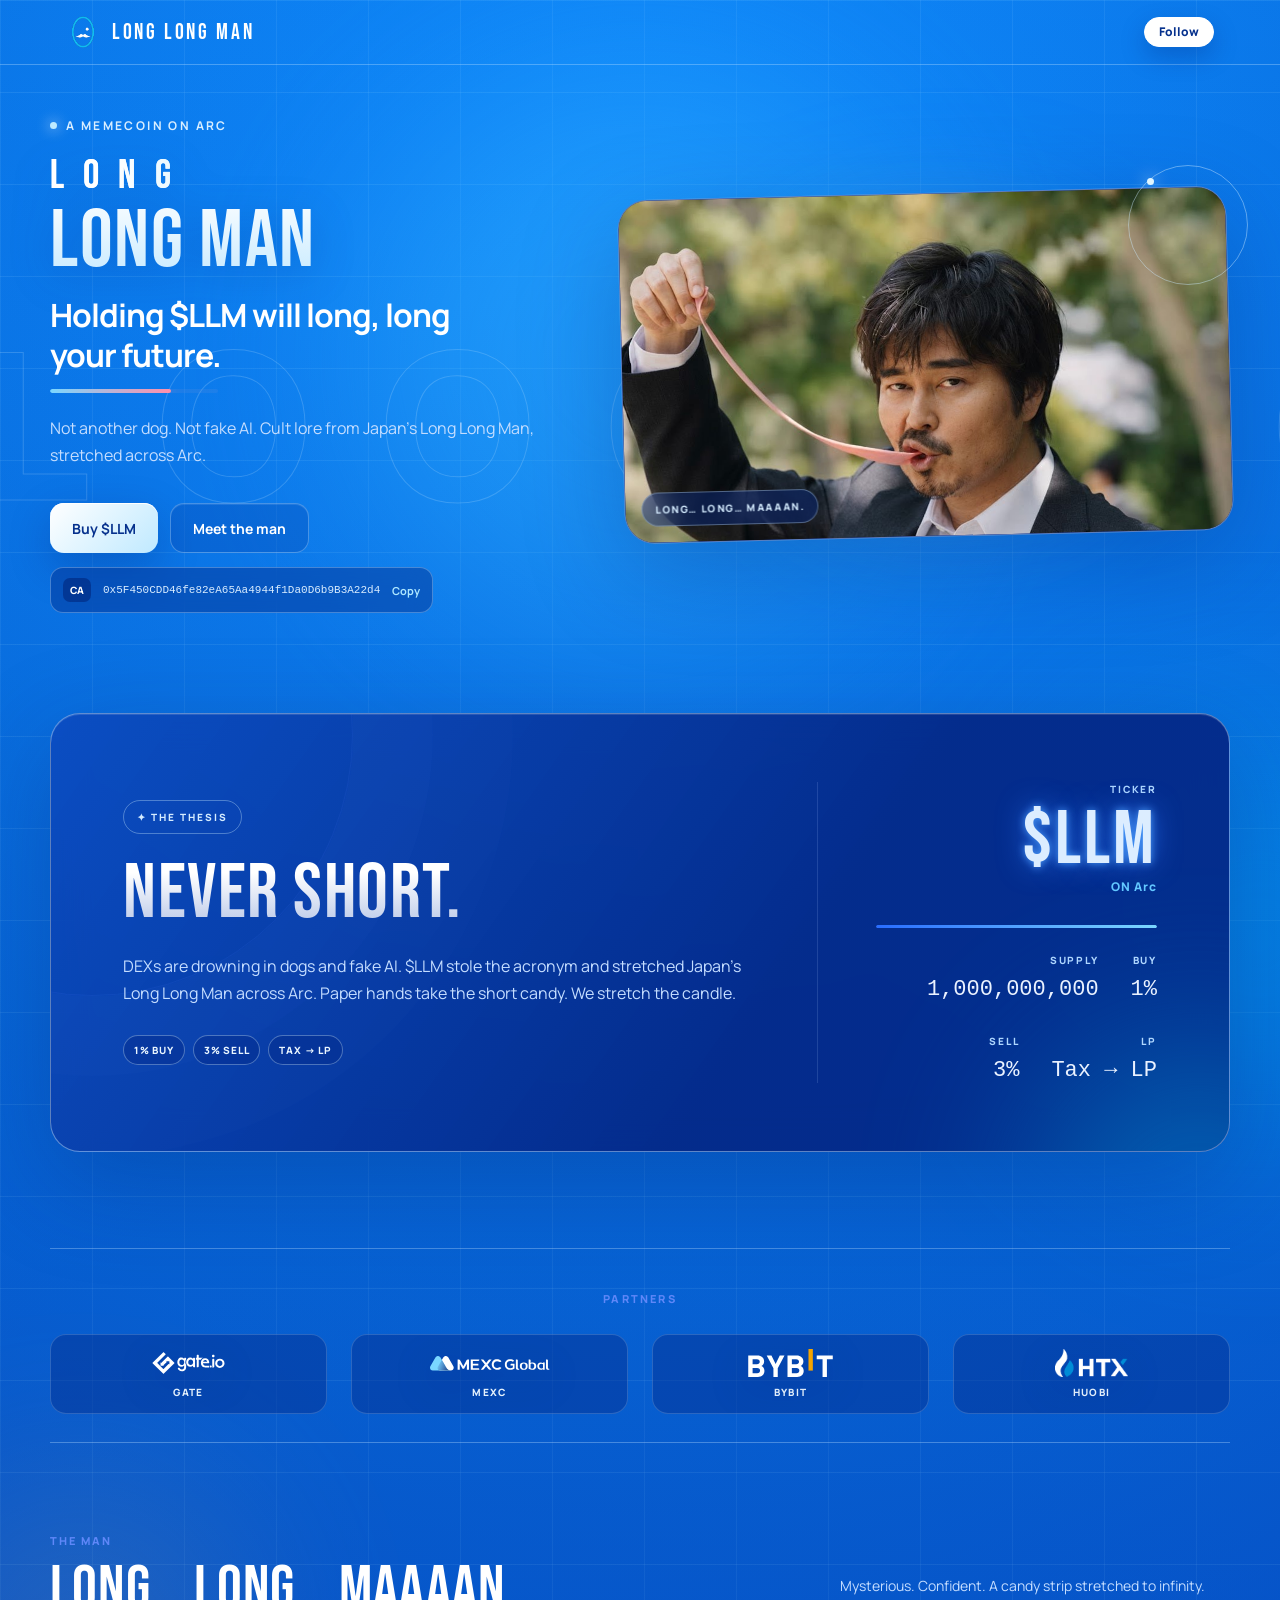
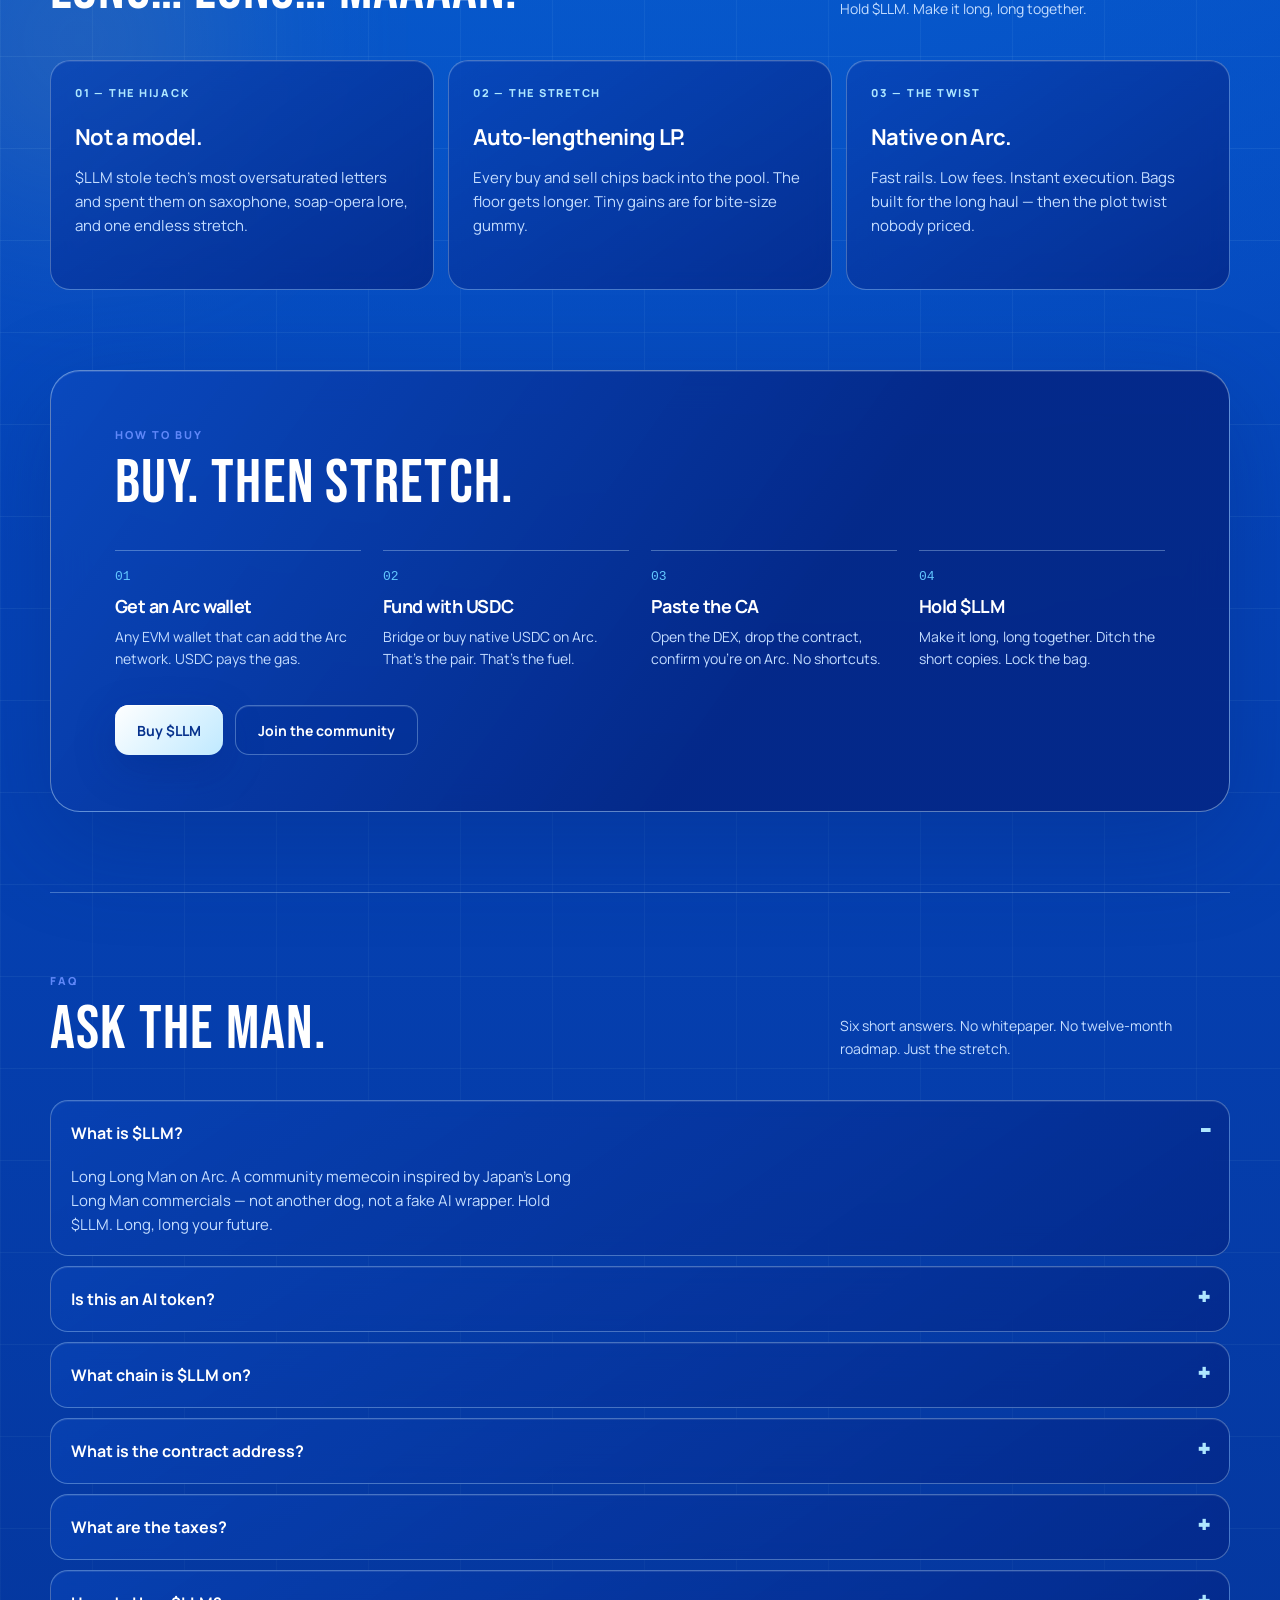
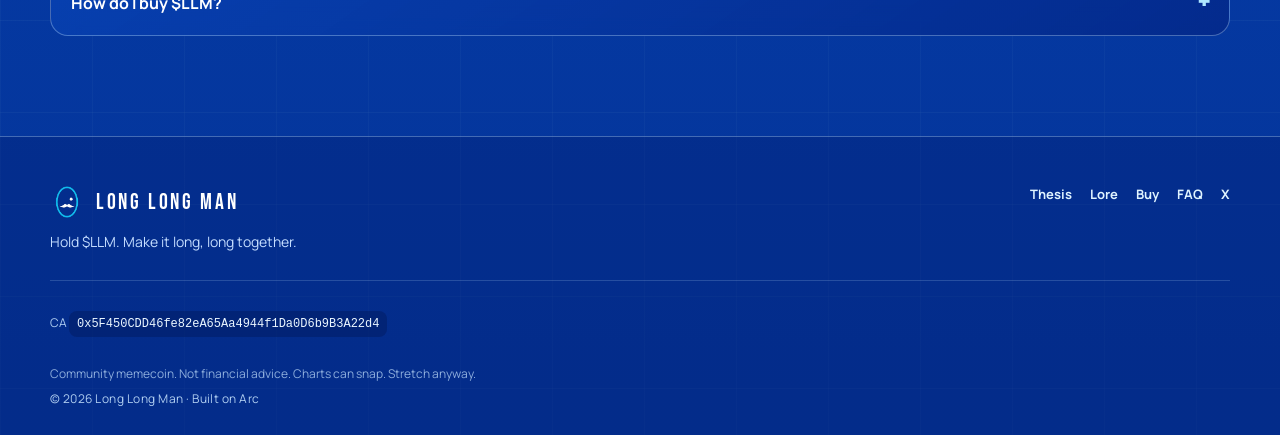
<file: index.html>
<!DOCTYPE html>
<html lang="en">
  <head>
    <meta charset="utf-8" />
    <meta name="viewport" content="width=device-width, initial-scale=1" />
    <title>Long Long Man — A memecoin on Arc</title>
    <meta
      name="description"
      content="Holding $LLM will long, long your future. Cult lore on Arc, inspired by Japan’s Long Long Man."
    />
    <meta property="og:title" content="Long Long Man — A memecoin on Arc" />
    <meta
      property="og:description"
      content="Holding $LLM will long, long your future."
    />
    <meta property="og:image" content="./assets/og.png" />
    <meta name="twitter:card" content="summary_large_image" />
    <meta name="twitter:title" content="Long Long Man — A memecoin on Arc" />
    <meta
      name="twitter:description"
      content="Holding $LLM will long, long your future."
    />
    <meta name="twitter:image" content="./assets/og.png" />
    <link rel="icon" href="./assets/favicon.png" type="image/png" />
    <link rel="apple-touch-icon" href="./assets/icon.png" />
    <link rel="preconnect" href="https://fonts.googleapis.com" />
    <link rel="preconnect" href="https://fonts.gstatic.com" crossorigin />
    <link
      href="https://fonts.googleapis.com/css2?family=Bebas+Neue&family=Manrope:wght@400;500;600;700;800&display=swap"
      rel="stylesheet"
    />
    <link rel="stylesheet" href="./css/style.css?v=19" />
  </head>
  <body>
    <main>
      <div class="ambient ambientOne"></div>
      <div class="ambient ambientTwo"></div>
      <div class="ambient ambientThree"></div>

      <header class="nav">
        <div class="navInner">
          <a class="brand" href="#top" aria-label="Long Long Man home">
            <img src="./assets/icon.png" alt="Long Long Man mark" />
            <span class="brandFull">LONG LONG MAN</span>
            <span class="brandShort">LLM</span>
          </a>
          <a class="xLink" href="https://x.com/LLMonARC" target="_blank" rel="noopener noreferrer" style="display:inline-flex;background:#fff;color:#06318d;border-radius:99px;padding:8px 14px;font-weight:800;font-size:12px;line-height:1;white-space:nowrap">Follow</a>
        </div>
      </header>

      <section class="hero shell" id="top">
        <p class="heroGhost" aria-hidden="true">LOOOONG</p>
        <div class="heroCopy">
          <div class="eyebrow"><span></span> A memecoin on Arc</div>
          <h1>
            <span class="stretchLine">LONG</span>
            <span class="nameLine">LONG MAN</span>
          </h1>
          <p class="tagline" data-tagline>Holding $LLM will long, long your future.</p>
          <div class="rangeTrack" aria-hidden="true"><span></span></div>
          <p class="intro" data-intro>
            Not another dog. Not fake AI. Cult lore from Japan’s Long Long Man, stretched across Arc.
          </p>
          <div class="actions">
            <a class="primaryButton" data-buy href="#buy">Buy $LLM</a>
            <a class="secondaryButton" href="#lore">Meet the man</a>
          </div>
          <button class="contract" id="contract" aria-label="Copy token contract address">
            <span class="contractLabel">CA</span>
            <span class="contractText" id="contractText"></span>
            <span class="copyState" id="copyState">Copy</span>
          </button>
          <p class="soonNote" id="soonNote">Contract dropping on Arc.</p>
        </div>
        <div class="heroShot">
          <div class="shotGlow"></div>
          <div class="shotOrbit" aria-hidden="true"></div>
          <figure class="shotFrame">
            <img class="mascot" src="./assets/hero.jpg" alt="Long Long Man stretching the gummy" />
            <figcaption class="shotChip">Long… long… maaaan.</figcaption>
          </figure>
        </div>
      </section>

      <section class="thesisSection shell" id="thesis" aria-labelledby="thesis-title">
        <div class="thesisCard">
          <div class="thesisCopy">
            <p class="kicker">✦ THE THESIS</p>
            <h2 id="thesis-title">Never short.</h2>
            <p class="intro left">
              DEXs are drowning in dogs and fake AI. $LLM stole the acronym and stretched Japan’s Long Long Man across Arc. Paper hands take the short candy. We stretch the candle.
            </p>
            <div class="statusRow">
              <span class="taxChip">1% buy</span>
              <span class="taxChip">3% sell</span>
              <span class="taxChip">Tax → LP</span>
            </div>
          </div>
          <div class="thesisStats" aria-label="Token facts">
            <div class="statHero">
              <span class="statLabel">TICKER</span>
              <strong data-ticker-dollar>$LLM</strong>
              <span class="tokenName">ON <span data-chain>ARC</span></span>
            </div>
            <div class="statRule" aria-hidden="true"><div class="statRuleFill"></div></div>
            <div class="statDetails">
              <div>
                <span class="statLabel">SUPPLY</span>
                <strong data-supply>1,000,000,000</strong>
              </div>
              <div>
                <span class="statLabel">BUY</span>
                <strong data-buy-tax>1%</strong>
              </div>
              <div>
                <span class="statLabel">SELL</span>
                <strong data-sell-tax>3%</strong>
              </div>
              <div>
                <span class="statLabel">LP</span>
                <strong data-lp>Tax → LP</strong>
              </div>
            </div>
          </div>
        </div>
      </section>

      <section class="partners shell" id="partners" aria-label="Partners">
        <p class="partnersKicker">PARTNERS</p>
        <div class="partnerRow">
          <a class="partner" href="https://www.gate.com" target="_blank" rel="noopener noreferrer">
            <img src="./assets/partners/gate.svg" alt="" />
            <span>Gate</span>
          </a>
          <a class="partner" href="https://www.mexc.com" target="_blank" rel="noopener noreferrer">
            <img src="./assets/partners/mexc.svg" alt="" />
            <span>MEXC</span>
          </a>
          <a class="partner" href="https://www.bybit.com" target="_blank" rel="noopener noreferrer">
            <img src="./assets/partners/bybit.svg" alt="" />
            <span>Bybit</span>
          </a>
          <a class="partner" href="https://www.htx.com" target="_blank" rel="noopener noreferrer">
            <img src="./assets/partners/huobi.png" alt="" />
            <span>Huobi</span>
          </a>
        </div>
      </section>

      <section class="lore shell" id="lore" aria-labelledby="lore-title">
        <div class="sectionHeading">
          <div>
            <p class="sectionKicker">THE MAN</p>
            <h2 id="lore-title">Long… long… maaaan.</h2>
          </div>
          <p>Mysterious. Confident. A candy strip stretched to infinity. Hold $LLM. Make it long, long together.</p>
        </div>
        <div class="loreGrid">
          <article class="loreCard">
            <span class="loreIndex">01 — THE HIJACK</span>
            <h3>Not a model.</h3>
            <p>$LLM stole tech’s most oversaturated letters and spent them on saxophone, soap-opera lore, and one endless stretch.</p>
          </article>
          <article class="loreCard">
            <span class="loreIndex">02 — THE STRETCH</span>
            <h3>Auto-lengthening LP.</h3>
            <p>Every buy and sell chips back into the pool. The floor gets longer. Tiny gains are for bite-size gummy.</p>
          </article>
          <article class="loreCard">
            <span class="loreIndex">03 — THE TWIST</span>
            <h3>Native on Arc.</h3>
            <p>Fast rails. Low fees. Instant execution. Bags built for the long haul — then the plot twist nobody priced.</p>
          </article>
        </div>
      </section>

      <section class="buy shell" id="buy" aria-labelledby="buy-title">
        <div class="buyCard">
          <p class="sectionKicker">HOW TO BUY</p>
          <h2 id="buy-title">Buy. Then stretch.</h2>
          <div class="steps">
            <div class="step">
              <span class="stepNum">01</span>
              <h3>Get an Arc wallet</h3>
              <p>Any EVM wallet that can add the Arc network. USDC pays the gas.</p>
            </div>
            <div class="step">
              <span class="stepNum">02</span>
              <h3>Fund with USDC</h3>
              <p>Bridge or buy native USDC on Arc. That’s the pair. That’s the fuel.</p>
            </div>
            <div class="step">
              <span class="stepNum">03</span>
              <h3>Paste the CA</h3>
              <p>Open the DEX, drop the contract, confirm you’re on Arc. No shortcuts.</p>
            </div>
            <div class="step">
              <span class="stepNum">04</span>
              <h3>Hold $LLM</h3>
              <p>Make it long, long together. Ditch the short copies. Lock the bag.</p>
            </div>
          </div>
          <div class="buyActions">
            <a class="primaryButton" data-buy href="#buy">Buy $LLM</a>
            <a class="secondaryButton hidden" data-x href="#" target="_blank" rel="noreferrer">Join the community</a>
          </div>
        </div>
      </section>

      <section class="faq shell" id="faq" aria-labelledby="faq-title">
        <div class="sectionHeading">
          <div>
            <p class="sectionKicker">FAQ</p>
            <h2 id="faq-title">Ask the man.</h2>
          </div>
          <p>Six short answers. No whitepaper. No twelve-month roadmap. Just the stretch.</p>
        </div>
        <div class="faqList">
          <details class="faqItem" open>
            <summary>What is $LLM?</summary>
            <p>
              Long Long Man on Arc. A community memecoin inspired by Japan’s Long Long Man commercials — not another dog, not a fake AI wrapper. Hold $LLM. Long, long your future.
            </p>
          </details>
          <details class="faqItem">
            <summary>Is this an AI token?</summary>
            <p>
              No. $LLM hijacked tech’s most overused acronym and spent it on saxophone, soap-opera lore, and one endless stretch. The letters are the joke. The bag is the point.
            </p>
          </details>
          <details class="faqItem">
            <summary>What chain is $LLM on?</summary>
            <p>
              Arc. USDC gas, fast finality, native deployment. Paste the CA on Arc — nowhere else.
            </p>
          </details>
          <details class="faqItem">
            <summary>What is the contract address?</summary>
            <p>
              <span class="faqCa" data-ca>0x5F450CDD46fe82eA65Aa4944f1Da0D6b9B3A22d4</span>
              Copy it from the hero, then check you’re on Arc before you buy.
            </p>
          </details>
          <details class="faqItem">
            <summary>What are the taxes?</summary>
            <p>
              1% buy. 3% sell. Every trade feeds the LP, so the floor gets longer instead of thinner.
            </p>
          </details>
          <details class="faqItem">
            <summary>How do I buy $LLM?</summary>
            <p>
              Add the Arc network, fund with USDC, paste the CA, then hold. Full steps are in How to buy above. After that: make it long, long together.
            </p>
          </details>
        </div>
      </section>

      <footer class="siteFooter">
        <div class="shell footerInner">
          <div class="footerTop">
            <div class="footerBrandBlock">
              <a class="footerBrand" href="#top">
                <img src="./assets/icon.png" alt="" />
                <span>LONG LONG MAN</span>
              </a>
              <p>Hold $LLM. Make it long, long together.</p>
            </div>
            <nav class="footerNav" aria-label="Footer">
              <a href="#thesis">Thesis</a>
              <a href="#lore">Lore</a>
              <a href="#buy">Buy</a>
              <a href="#faq">FAQ</a>
              <a data-x href="https://x.com/LLMonARC" target="_blank" rel="noopener noreferrer">X</a>
            </nav>
          </div>
          <div class="footerBottom">
            <p class="footerCa">CA <span data-ca>0x5F450CDD46fe82eA65Aa4944f1Da0D6b9B3A22d4</span></p>
            <p class="footerFine">Community memecoin. Not financial advice. Charts can snap. Stretch anyway.</p>
            <p class="footerCopy">© 2026 Long Long Man · Built on Arc</p>
          </div>
        </div>
      </footer>
    </main>
    <script src="./js/config.js"></script>
    <script src="./js/app.js"></script>
  </body>
</html>
</file>
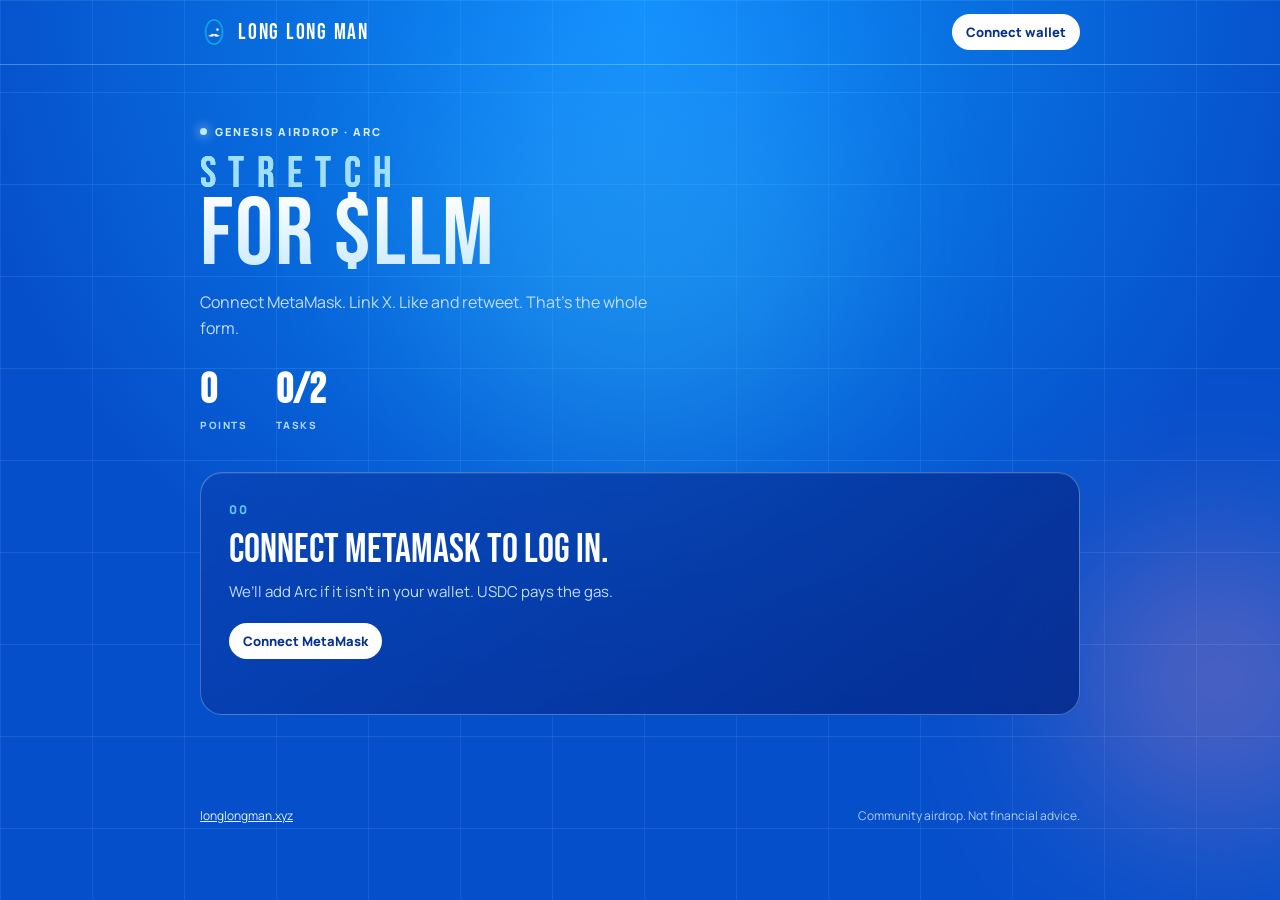
<file: airdrop/index.html>
<!DOCTYPE html>
<html lang="en">
  <head>
    <meta charset="utf-8" />
    <meta name="viewport" content="width=device-width, initial-scale=1" />
    <title>Airdrop — Long Long Man</title>
    <meta name="description" content="Connect wallet, connect X, like and retweet. Stretch for $LLM." />
    <link rel="icon" href="../assets/favicon.png" type="image/png" />
    <link rel="preconnect" href="https://fonts.googleapis.com" />
    <link rel="preconnect" href="https://fonts.gstatic.com" crossorigin />
    <link
      href="https://fonts.googleapis.com/css2?family=Bebas+Neue&family=Manrope:wght@400;500;600;700;800&display=swap"
      rel="stylesheet"
    />
    <link rel="stylesheet" href="./css/airdrop.css" />
  </head>
  <body>
    <main>
      <div class="ambient a1"></div>
      <div class="ambient a2"></div>

      <header class="nav">
        <div class="navInner">
          <a class="brand" href="../index.html">
            <img src="../assets/icon.png" alt="" />
            <span class="brandFull">LONG LONG MAN</span>
            <span class="brandShort">LLM</span>
          </a>
          <div class="navRight">
            <span class="walletChip" id="walletChip" hidden></span>
            <button type="button" class="navBtn" id="connectBtn"><span class="btnFull">Connect wallet</span><span class="btnShort">Connect</span></button>
          </div>
        </div>
      </header>

      <section class="hero">
        <p class="eyebrow"><span></span> Genesis airdrop · Arc</p>
        <h1>
          <span class="stretch">STRETCH</span>
          FOR $LLM
        </h1>
        <p class="lede">
          Connect MetaMask. Link X. Like and retweet. That’s the whole form.
        </p>
        <div class="heroStats">
          <div>
            <strong id="pointsValue">0</strong>
            <span>POINTS</span>
          </div>
          <div>
            <strong id="taskCount">0/2</strong>
            <span>TASKS</span>
          </div>
        </div>
      </section>

      <section class="board" id="board">
        <article class="gate card" id="gateCard">
          <p class="stepNum">00</p>
          <h2>Connect MetaMask to log in.</h2>
          <p class="muted">We’ll add Arc if it isn’t in your wallet. USDC pays the gas.</p>
          <button type="button" class="primary" id="gateBtn">Connect MetaMask</button>
          <p class="hint" id="gateHint"></p>
        </article>

        <div class="tasks" id="tasks" hidden>
          <article class="card task" data-task="x" id="taskX">
            <div class="taskHead">
              <p class="stepNum">01</p>
              <span class="pts">+100</span>
            </div>
            <h2>Connect your X. Make your move.</h2>
            <p class="muted">No bots. Just you and your X account.</p>
            <div class="taskActions">
              <button type="button" class="primary" id="xConnectBtn">Connect X</button>
            </div>
            <form class="xForm" id="xForm" hidden>
              <label for="xHandle">Your X handle</label>
              <div class="xRow">
                <span>@</span>
                <input id="xHandle" name="xHandle" autocomplete="off" placeholder="LLMonARC" />
                <button type="submit" class="primary">Confirm</button>
              </div>
            </form>
            <p class="doneLine" hidden>Connected as <strong id="xDoneHandle"></strong></p>
          </article>

          <article class="card task locked" data-task="engage" id="taskEngage">
            <div class="taskHead">
              <p class="stepNum">02</p>
              <span class="pts">+200</span>
            </div>
            <h2>Like and retweet. Make it official.</h2>
            <p class="muted">Unlocks after X is connected. Open the post, like it, retweet it, then mark done.</p>
            <div class="taskActions">
              <a class="ghost" id="likeBtn" href="#" target="_blank" rel="noopener">Like ↗</a>
              <a class="ghost" id="rtBtn" href="#" target="_blank" rel="noopener">Retweet ↗</a>
              <button type="button" class="primary" id="engageDoneBtn" disabled>Mark complete</button>
            </div>
          </article>

          <article class="card finish" id="finishCard" hidden>
            <p class="stepNum">DONE</p>
            <h2>You’re on the list.</h2>
            <p class="muted">Wallet linked. X linked. Like + retweet logged. Hold $LLM. Make it long, long together.</p>
            <a class="primary" href="../index.html">Back to $LLM</a>
          </article>
        </div>
      </section>

      <footer class="foot">
        <a href="../index.html">longlongman.xyz</a>
        <span>Community airdrop. Not financial advice.</span>
      </footer>
    </main>
    <script src="./js/config.js"></script>
    <script src="./js/app.js"></script>
  </body>
</html>
</file>
<file: css/style.css>
:root {
  --navy: #064fcb;
  --line: #bfe1ff57;
  --blue: #00a2ff;
  --deep-blue: #06329b;
  --text: #fff;
  --muted: #c4ddff;
  --gold: #f4d27a;
  --display: "Bebas Neue", Impact, sans-serif;
  --body: Manrope, Arial, Helvetica, sans-serif;
}

* { box-sizing: border-box; }

html {
  scroll-behavior: smooth;
  overflow-x: hidden;
  max-width: 100%;
}

body {
  background: var(--navy);
  color: var(--text);
  margin: 0;
  font-family: var(--body);
  overflow-x: hidden;
  max-width: 100%;
}

a { color: inherit; text-decoration: none; }
button { font: inherit; }

main {
  isolation: isolate;
  overflow-x: hidden;
  max-width: 100%;
  background-color: var(--navy);
  background-image:
    linear-gradient(#98daff21 1px, #0000 1px),
    linear-gradient(90deg, #98daff1a 1px, #0000 1px),
    radial-gradient(circle at 50% 7%, #118dff 0, #086edf 28%, #0000 58%);
  background-size: 92px 92px, 92px 92px, 100% 100%;
  min-height: 100vh;
  position: relative;
}

main:before {
  content: "";
  z-index: -1;
  background: linear-gradient(#008aff0a, #0436a447 48%, #0322779e 100%);
  position: absolute;
  inset: 0;
}

.shell {
  width: min(1180px, calc(100% - 40px));
  max-width: 100%;
  margin-inline: auto;
}

.ambient {
  z-index: -2;
  filter: blur(100px);
  opacity: 0.4;
  pointer-events: none;
  border-radius: 50%;
  position: absolute;
}

.ambientOne {
  background: #39baff;
  width: 560px;
  height: 560px;
  top: 80px;
  left: calc(50% - 280px);
}

.ambientTwo {
  background: #00b7ff;
  width: 420px;
  height: 420px;
  top: 730px;
  right: -190px;
}

.ambientThree {
  background: #f4d27a;
  opacity: 0.18;
  width: 320px;
  height: 320px;
  top: 1480px;
  left: -80px;
}

.nav {
  border-bottom: 1px solid var(--line);
  width: 100%;
  max-width: 100vw;
  box-sizing: border-box;
}

.navInner {
  width: 100%;
  max-width: 1180px;
  height: 64px;
  margin: 0 auto;
  padding: 0 16px;
  display: flex;
  justify-content: space-between;
  align-items: center;
  gap: 12px;
  box-sizing: border-box;
}

.brand,
.footerBrand {
  letter-spacing: 0.12em;
  align-items: center;
  gap: 12px;
  min-width: 0;
  font-family: var(--display);
  font-size: 22px;
  font-weight: 400;
  display: flex;
}

.footerBrand .brandShort { display: none; }
.footerBrand .brandFull { display: inline; }

.brand span {
  overflow: hidden;
  text-overflow: ellipsis;
  white-space: nowrap;
}

.brandShort { display: none; }

.brand img,
.footerBrand img {
  object-fit: contain;
  width: 34px;
  height: 34px;
}

.navActions {
  display: flex;
  gap: 10px;
  align-items: center;
  margin-left: auto;
}

.xLink,
.tgLink {
  color: #06318d;
  border: 1px solid #fff;
  background: #fff;
  border-radius: 99px;
  padding: 10px 16px;
  font-size: 13px;
  font-weight: 800;
  white-space: nowrap;
  justify-self: end;
  display: inline-flex;
  align-items: center;
  justify-content: center;
  transition: all 0.25s;
  box-shadow: 0 10px 24px #00247947;
}

.xLink:hover,
.tgLink:hover {
  background: #e8f6ff;
  transform: translateY(-2px);
}

.hero {
  text-align: left;
  grid-template-columns: minmax(0, 0.92fr) minmax(0, 1.08fr);
  align-items: center;
  gap: 52px;
  min-height: 0;
  padding: 52px 0 80px;
  display: grid;
  position: relative;
}

.heroGhost {
  position: absolute;
  left: -6%;
  top: 8%;
  z-index: 0;
  color: #0000;
  pointer-events: none;
  letter-spacing: 0.34em;
  -webkit-text-stroke: 1px #c7e7ff36;
  font-size: clamp(72px, 16vw, 210px);
  font-weight: 900;
  line-height: 1;
  white-space: nowrap;
  user-select: none;
}

.heroCopy,
.heroShot { z-index: 1; position: relative; min-width: 0; }

.heroCopy h1 {
  margin: 18px 0 16px;
  font-family: var(--display);
  font-size: clamp(52px, 6.4vw, 96px);
  font-weight: 400;
}

.stretchLine {
  display: block;
  letter-spacing: 0.46em;
  color: #0000;
  background: linear-gradient(90deg, #fff 10%, #7ad7ff 100%);
  -webkit-background-clip: text;
  background-clip: text;
  font-size: 0.5em;
  font-weight: 400;
  line-height: 1.15;
  margin-bottom: 6px;
  animation: stretch 4.8s ease-in-out infinite;
}

.nameLine { display: block; }

.rangeTrack {
  background: #7996d729;
  border-radius: 99px;
  width: 168px;
  height: 4px;
  margin: 14px 0 0;
  overflow: hidden;
}

.rangeTrack span {
  display: block;
  height: 100%;
  width: 72%;
  border-radius: inherit;
  background: linear-gradient(90deg, #7ad7ff, #ff8fab);
  box-shadow: 0 0 14px #ff8fab88;
}

.hero .intro {
  margin: 22px 0 0;
  max-width: 100%;
  overflow-wrap: anywhere;
}
.hero .actions { justify-content: flex-start; margin-top: 34px; }
.hero .soonNote { padding: 0; text-align: left; margin-top: 14px; }
.hero .contract { margin-top: 14px; }

.heroShot {
  isolation: isolate;
}

.shotGlow {
  position: absolute;
  z-index: -1;
  filter: blur(70px);
  opacity: 0.55;
  pointer-events: none;
  background: radial-gradient(circle, #ff8fab 0%, #39baff 42%, #0000 70%);
  width: 78%;
  height: 78%;
  top: 12%;
  left: 14%;
  border-radius: 50%;
}

.shotOrbit {
  position: absolute;
  z-index: 2;
  pointer-events: none;
  border: 1px solid #cbebff6e;
  border-radius: 50%;
  width: 120px;
  height: 120px;
  top: -28px;
  right: -18px;
  animation: 11s linear infinite spin;
}

.shotOrbit:before {
  content: "";
  background: #e0f6ff;
  border-radius: 50%;
  width: 7px;
  height: 7px;
  position: absolute;
  top: 12px;
  left: 18px;
  box-shadow: 0 0 16px #fff;
}

.shotFrame {
  margin: 0;
  border-radius: 30px;
  overflow: hidden;
  border: 1px solid #cfecff70;
  background: #042786;
  box-shadow: 0 30px 100px #001f7047, inset 0 1px #ffffff21;
  position: relative;
  transform: rotate(-1.4deg);
  animation: 7s ease-in-out infinite float;
}

.shotFrame img.mascot {
  display: block;
  width: 100%;
  height: auto;
  aspect-ratio: 16 / 9;
  object-fit: cover;
  object-position: center;
}

.shotChip {
  position: absolute;
  left: 16px;
  bottom: 16px;
  color: #d5ecff;
  letter-spacing: 0.16em;
  text-transform: uppercase;
  backdrop-filter: blur(14px);
  background: #032a896b;
  border: 1px solid #d3f0ff57;
  border-radius: 99px;
  padding: 9px 13px;
  font-size: 10px;
  font-weight: 800;
}

@keyframes spin { to { transform: rotate(360deg); } }

@keyframes float {
  0%, 100% { transform: rotate(-1.4deg) translateY(0); }
  50% { transform: rotate(-1.4deg) translateY(-8px); }
}

@keyframes stretch {
  0%, 100% { letter-spacing: 0.34em; }
  50% { letter-spacing: 0.58em; }
}

.eyebrow {
  color: #d9eeff;
  letter-spacing: 0.2em;
  text-transform: uppercase;
  align-items: center;
  gap: 9px;
  font-size: 12px;
  font-weight: 700;
  display: flex;
}

.eyebrow span {
  background: #bdeaff;
  border-radius: 50%;
  width: 7px;
  height: 7px;
  box-shadow: 0 0 14px #fff;
}

h1, h2 {
  font-family: var(--display);
  font-weight: 400;
}

h1 {
  letter-spacing: 0.02em;
  color: #0000;
  filter: drop-shadow(0 8px 22px #01267b38);
  background: linear-gradient(#fff 28%, #c4e9ff 105%);
  -webkit-background-clip: text;
  background-clip: text;
  margin: 24px 0 19px;
  font-size: clamp(40px, 8vw, 118px);
  line-height: 0.9;
  max-width: 100%;
}

.tagline {
  letter-spacing: -0.03em;
  margin: 0;
  max-width: min(22ch, 100%);
  width: 100%;
  font-size: clamp(20px, 3.2vw, 32px);
  font-weight: 700;
  line-height: 1.25;
  white-space: normal;
}

.intro {
  max-width: min(620px, 100%);
  color: var(--muted);
  margin: 22px auto 0;
  font-size: 16px;
  line-height: 1.7;
  overflow-wrap: anywhere;
  word-break: break-word;
}

.intro.left {
  margin-left: 0;
  text-align: left;
}

.actions {
  gap: 12px;
  margin-top: 34px;
  display: flex;
  flex-wrap: wrap;
  justify-content: center;
}

.primaryButton,
.secondaryButton {
  border-radius: 14px;
  justify-content: center;
  align-items: center;
  gap: 9px;
  min-height: 50px;
  padding: 0 22px;
  font-size: 14px;
  font-weight: 700;
  transition: all 0.25s;
  display: flex;
}

.primaryButton {
  color: #06318d;
  background: linear-gradient(135deg, #fff, #bfe9ff);
  box-shadow: 0 14px 40px #00247947, inset 0 1px #fff;
}

.primaryButton:hover {
  background: #fff;
  transform: translateY(-2px);
}

.primaryButton.is-disabled {
  opacity: 0.55;
  pointer-events: none;
}

.secondaryButton {
  border: 1px solid var(--line);
  background: #00309838;
  box-shadow: inset 0 1px #ffffff1a;
}

.secondaryButton:hover {
  background: #4bbbff3d;
  border-color: #cef;
  transform: translateY(-2px);
}

.contract {
  border: 1px solid var(--line);
  color: #d8ecff;
  cursor: pointer;
  backdrop-filter: blur(12px);
  background: #032a896b;
  border-radius: 13px;
  align-items: center;
  gap: 12px;
  max-width: 100%;
  margin-top: 18px;
  padding: 10px 12px;
  display: none;
}

.contract.is-on { display: flex; }

.contractLabel {
  color: #fff;
  background: #001e6f80;
  border-radius: 7px;
  padding: 5px 7px;
  font-size: 10px;
  font-weight: 800;
}

.contractText {
  text-overflow: ellipsis;
  font-family: ui-monospace, SFMono-Regular, Menlo, Consolas, monospace;
  font-size: 11px;
  overflow: hidden;
  min-width: 0;
  flex: 1;
  white-space: nowrap;
}

.copyState {
  color: #aee7ff;
  font-size: 11px;
  font-weight: 700;
  margin-left: auto;
}

.soonNote {
  margin-top: 18px;
  color: #aee7ff;
  letter-spacing: 0.14em;
  text-transform: uppercase;
  font-size: 11px;
  font-weight: 800;
  padding: 0 12px;
  text-align: center;
}

.thesisSection { padding: 20px 0 96px; }

.thesisCard {
  backdrop-filter: blur(18px);
  background: linear-gradient(125deg, #0b49bedb, #042786ed 62%);
  border: 1px solid #cfecff70;
  border-radius: 30px;
  grid-template-columns: minmax(0, 1.3fr) minmax(340px, 0.7fr);
  align-items: center;
  gap: 72px;
  min-height: 410px;
  padding: 68px 72px;
  display: grid;
  position: relative;
  overflow: hidden;
  box-shadow: 0 30px 100px #001f7047, inset 0 1px #ffffff21;
}

.thesisCard:before {
  content: "";
  pointer-events: none;
  border: 1px solid #5781ff1a;
  border-radius: 50%;
  width: 520px;
  height: 520px;
  position: absolute;
  top: -240px;
  left: -220px;
  box-shadow: 0 0 0 80px #5781ff06, 0 0 0 160px #5781ff05;
}

.thesisCard:after {
  content: "";
  filter: blur(95px);
  opacity: 0.38;
  pointer-events: none;
  background: #00c8ff;
  border-radius: 50%;
  width: 320px;
  height: 320px;
  position: absolute;
  bottom: -220px;
  right: -130px;
}

.thesisCopy,
.thesisStats { z-index: 1; position: relative; }

.kicker {
  color: #d5ecff;
  letter-spacing: 0.2em;
  border: 1px solid #d3f0ff57;
  border-radius: 99px;
  align-items: center;
  gap: 9px;
  margin: 0 0 24px;
  padding: 9px 13px;
  font-size: 10px;
  font-weight: 800;
  display: inline-flex;
}

.thesisCopy h2 {
  color: #0000;
  background: linear-gradient(#fff 20%, #aabce3 110%);
  -webkit-background-clip: text;
  background-clip: text;
  font-size: clamp(48px, 6vw, 78px);
}

.statusRow {
  color: #b9c9ea;
  letter-spacing: 0.04em;
  align-items: center;
  gap: 8px;
  margin-top: 28px;
  font-size: 12px;
  font-weight: 700;
  display: flex;
  flex-wrap: wrap;
}

.taxChip {
  color: #eaf6ff;
  letter-spacing: 0.08em;
  text-transform: uppercase;
  border: 1px solid #d3f0ff57;
  background: #032a896b;
  border-radius: 99px;
  padding: 7px 10px;
  font-size: 10px;
  font-weight: 800;
}

.statusDot {
  background: #4b83ff;
  border-radius: 50%;
  width: 7px;
  height: 7px;
  box-shadow: 0 0 15px #3574ff;
}

.thesisStats {
  border-left: 1px solid #8da9e833;
  flex-direction: column;
  justify-content: center;
  min-height: 270px;
  padding-left: 58px;
  display: flex;
}

.statLabel {
  color: #afd7ff;
  letter-spacing: 0.18em;
  font-size: 10px;
  font-weight: 800;
}

.statHero {
  flex-direction: column;
  align-items: flex-end;
  display: flex;
}

.statHero > strong {
  color: #dcedff;
  letter-spacing: 0.04em;
  text-shadow: 0 0 9px #4da0ff, 0 0 28px #3077ffcc;
  margin: 10px 0 2px;
  font-family: var(--display);
  font-size: clamp(52px, 6vw, 76px);
  font-weight: 400;
  line-height: 0.92;
}

.tokenName {
  color: #63c8ff;
  letter-spacing: 0.08em;
  font-size: 12px;
  font-weight: 800;
}

.statRule {
  background: #7996d729;
  border-radius: 99px;
  height: 3px;
  margin: 30px 0 25px;
  overflow: hidden;
}

.statRuleFill {
  border-radius: inherit;
  background: linear-gradient(90deg, #296dff, #7bd7ff);
  width: 100%;
  height: 100%;
  box-shadow: 0 0 14px #3478ff;
  animation: fill 2.4s ease both;
}

@keyframes fill {
  from { width: 0; }
  to { width: 100%; }
}

.statDetails {
  text-align: right;
  justify-content: flex-end;
  gap: 32px;
  display: flex;
  flex-wrap: wrap;
}

.statDetails > div {
  flex-direction: column;
  gap: 10px;
  display: flex;
}

.statDetails strong {
  color: #eaf2ff;
  font-family: ui-monospace, SFMono-Regular, Menlo, Consolas, monospace;
  font-size: 22px;
  font-weight: 400;
  white-space: nowrap;
}

.partners {
  border-top: 1px solid var(--line);
  padding: 42px 0 28px;
}

.partnersKicker {
  color: #5f87f8;
  letter-spacing: 0.2em;
  text-align: center;
  margin: 0 0 28px;
  font-size: 11px;
  font-weight: 800;
}

.partnerRow {
  display: grid;
  grid-template-columns: repeat(4, minmax(0, 1fr));
  align-items: center;
  gap: 16px 24px;
  width: 100%;
  max-width: 100%;
}

.partner {
  display: flex;
  flex-direction: column;
  justify-content: center;
  align-items: center;
  gap: 8px;
  min-width: 0;
  min-height: 72px;
  padding: 14px 10px;
  overflow: hidden;
  border: 1px solid #c7e7ff33;
  background: #032a896b;
  border-radius: 16px;
  opacity: 1;
  transition: opacity 0.25s, transform 0.25s;
}

.partner span {
  color: #eaf6ff;
  letter-spacing: 0.14em;
  text-transform: uppercase;
  font-size: 10px;
  font-weight: 800;
}

.partner:hover {
  opacity: 1;
  transform: translateY(-2px);
}

.partner img {
  display: block;
  width: 100%;
  height: 28px;
  max-width: 120px;
  object-fit: contain;
  filter: drop-shadow(0 10px 18px #00238555);
}

.lore {
  border-top: 1px solid var(--line);
  padding: 90px 0 80px;
}

.sectionHeading {
  justify-content: space-between;
  align-items: flex-end;
  gap: 40px;
  margin-bottom: 40px;
  display: flex;
}

.sectionKicker {
  color: #5f87f8;
  letter-spacing: 0.18em;
  margin: 0 0 13px;
  font-size: 11px;
  font-weight: 800;
}

h2 {
  letter-spacing: 0.02em;
  margin: 0;
  font-size: clamp(36px, 5vw, 62px);
  line-height: 0.95;
}

.sectionHeading > p {
  max-width: 390px;
  color: var(--muted);
  margin: 0;
  font-size: 14px;
  line-height: 1.6;
}

.loreGrid {
  display: grid;
  grid-template-columns: repeat(3, 1fr);
  gap: 14px;
}

.loreCard {
  backdrop-filter: blur(14px);
  background: linear-gradient(145deg, #0843b5b8, #042889d6);
  border: 1px solid #c7e7ff57;
  border-radius: 20px;
  min-height: 230px;
  padding: 24px;
  transition: all 0.25s;
  display: flex;
  flex-direction: column;
  box-shadow: inset 0 1px #ffffff17;
}

.loreCard:hover {
  background: linear-gradient(145deg, #1063dfcc, #04329de6);
  border-color: #d0f0ffcc;
  transform: translateY(-5px);
  box-shadow: 0 20px 60px #001e6e47;
}

.loreIndex {
  color: #aee7ff;
  letter-spacing: 0.16em;
  font-size: 11px;
  font-weight: 800;
}

.loreCard h3 {
  margin: 22px 0 14px;
  font-size: 22px;
  letter-spacing: -0.03em;
}

.loreCard p {
  color: var(--muted);
  margin: 0;
  font-size: 15px;
  line-height: 1.6;
  flex: 1;
}

.buy {
  padding: 0 0 80px;
}

.buyCard {
  backdrop-filter: blur(18px);
  background: linear-gradient(125deg, #0b49bedb, #042786ed 62%);
  border: 1px solid #cfecff70;
  border-radius: 30px;
  padding: 56px 64px;
  box-shadow: 0 30px 100px #001f7047, inset 0 1px #ffffff21;
}

.steps {
  display: grid;
  grid-template-columns: repeat(4, 1fr);
  gap: 22px;
  margin-top: 36px;
}

.step {
  border-top: 1px solid #c7e7ff57;
  padding-top: 18px;
}

.stepNum {
  display: block;
  color: #63c8ff;
  font-family: ui-monospace, SFMono-Regular, Menlo, Consolas, monospace;
  font-size: 13px;
  margin-bottom: 10px;
}

.step h3 {
  margin: 0 0 8px;
  font-size: 18px;
  letter-spacing: -0.03em;
}

.step p {
  margin: 0;
  color: var(--muted);
  font-size: 14px;
  line-height: 1.55;
}

.buyActions {
  margin-top: 36px;
  display: flex;
  gap: 12px;
  flex-wrap: wrap;
}

.faq {
  border-top: 1px solid var(--line);
  padding: 80px 0 100px;
}

.faqList {
  display: flex;
  flex-direction: column;
  gap: 10px;
}

.faqItem {
  backdrop-filter: blur(14px);
  background: linear-gradient(145deg, #0843b5b8, #042889d6);
  border: 1px solid #c7e7ff57;
  border-radius: 18px;
  overflow: hidden;
  box-shadow: inset 0 1px #ffffff17;
}

.faqItem summary {
  cursor: pointer;
  list-style: none;
  display: flex;
  align-items: center;
  justify-content: space-between;
  gap: 16px;
  padding: 18px 20px;
  font-size: 16px;
  font-weight: 700;
}

.faqItem summary::-webkit-details-marker { display: none; }

.faqItem summary::after {
  content: "+";
  flex-shrink: 0;
  color: #aee7ff;
  font-family: var(--display);
  font-size: 28px;
  line-height: 1;
}

.faqItem[open] summary::after { content: "–"; }

.faqItem p {
  color: var(--muted);
  margin: 0;
  padding: 0 20px 18px;
  font-size: 15px;
  line-height: 1.6;
  max-width: 62ch;
}

.faqCa,
.footerCa span {
  display: inline-block;
  margin: 0 0 8px;
  padding: 6px 8px;
  border-radius: 8px;
  background: #021a5c73;
  font-family: ui-monospace, SFMono-Regular, Menlo, Consolas, monospace;
  font-size: 12px;
  word-break: break-all;
  color: #eaf6ff;
}

.siteFooter {
  border-top: 1px solid var(--line);
  background: #03227766;
  padding: 48px 0 28px;
}

.footerInner { display: flex; flex-direction: column; gap: 28px; }

.footerTop {
  display: flex;
  justify-content: space-between;
  align-items: flex-start;
  gap: 32px;
}

.footerBrandBlock p {
  max-width: 280px;
  color: var(--muted);
  margin: 12px 0 0;
  font-size: 14px;
  line-height: 1.5;
}

.footerNav {
  display: flex;
  flex-wrap: wrap;
  gap: 8px 18px;
  font-size: 13px;
  font-weight: 700;
}

.footerNav a { color: #e0f4ff; }
.footerNav a:hover { color: #fff; }

.footerBottom {
  border-top: 1px solid #c7e7ff2e;
  padding-top: 18px;
  color: #afcdf0;
  font-size: 12px;
  display: grid;
  gap: 8px;
}

.footerFine { margin: 0; opacity: 0.8; }
.footerCopy { margin: 0; letter-spacing: 0.04em; }

.hidden { display: none !important; }

@media (width <= 860px) {
  .hero {
    grid-template-columns: 1fr;
    gap: 22px;
    min-height: 0;
    padding: 20px 0 48px;
  }
  .heroGhost,
  .shotGlow,
  .shotOrbit,
  .ambient { display: none; }
  .heroShot { order: -1; }
  .shotFrame { transform: none; animation: none; }
  .shotFrame img.mascot { height: auto; }
  .shotChip { top: 12px; bottom: auto; }
  .heroCopy h1 { font-size: clamp(48px, 14vw, 72px); }
  .stretchLine {
    letter-spacing: 0.22em;
    animation: none;
  }
  .tagline { max-width: 100%; white-space: normal; }
  .thesisCard {
    grid-template-columns: 1fr;
    gap: 32px;
    padding: 36px 28px;
  }
  .thesisStats {
    border-top: 1px solid #8da9e833;
    border-left: 0;
    min-height: 0;
    padding: 28px 0 0;
  }
  .partnerRow {
    grid-template-columns: repeat(2, minmax(0, 1fr));
    gap: 8px 12px;
  }
  .partner img { height: 22px; max-width: 100%; }
  .loreGrid,
  .steps { grid-template-columns: 1fr; }
  .footerTop { flex-direction: column; }
}

@media (width <= 760px) {
  .shell { width: min(calc(100% - 24px), 1180px); max-width: 100%; }
  h2 { overflow-wrap: anywhere; }
  html, body, main { width: 100%; max-width: 100vw; overflow-x: hidden; }
  .shell {
    width: auto;
    margin-left: 12px;
    margin-right: 12px;
  }
  .navInner { width: 100%; height: 56px; padding: 0 12px; }
  .brand img { width: 26px; height: 26px; }
  .brandFull { display: none; }
  .brandShort { display: inline; font-size: 20px; }
  .xLink {
    height: 32px;
    padding: 0 12px;
    font-size: 12px;
  }
  .copyState { display: none; }
  .heroCopy,
  .tagline,
  .intro,
  .thesisCard,
  .buyCard,
  .lore,
  .sectionHeading,
  .sectionHeading > p { max-width: 100%; }
  .tagline { white-space: normal; overflow-wrap: anywhere; }
  .contractText { max-width: 46vw; }
  .hero { padding: 16px 0 40px; }
  .shotFrame { border-radius: 20px; }
  .shotChip { left: 10px; font-size: 9px; padding: 7px 10px; }
  .intro,
  .thesisCopy .intro,
  .loreCard p,
  .sectionHeading > p {
    font-size: 14px;
    overflow-wrap: anywhere;
    max-width: 100%;
  }
  .actions { flex-direction: column; width: 100%; }
  .primaryButton,
  .secondaryButton { width: 100%; }
  .contract { width: 100%; }
  .thesisSection { padding: 0 0 56px; }
  .thesisCard,
  .buyCard { border-radius: 20px; padding: 24px 16px; min-height: 0; }
  .thesisCopy h2 { font-size: clamp(40px, 12vw, 52px); }
  h1, .heroCopy h1 { font-size: clamp(44px, 16vw, 64px); }
  h2 { font-size: clamp(34px, 12vw, 48px); }
  .thesisStats {
    border: 1px solid #c7e7ff33;
    background: #021a5c73;
    border-radius: 18px;
    padding: 18px 16px 16px;
    min-height: 0;
  }
  .statHero { align-items: flex-start; }
  .statHero > strong { font-size: 48px; margin: 4px 0 2px; }
  .statDetails {
    display: grid;
    grid-template-columns: 1fr 1fr;
    text-align: left;
    justify-content: start;
    gap: 14px 12px;
  }
  .statDetails strong { font-size: 18px; }
  .statusRow { margin-top: 18px; }
  .lore { padding: 56px 0 64px; }
  .sectionHeading { flex-direction: column; align-items: flex-start; gap: 14px; }
  .partners { padding: 28px 0 12px; overflow: hidden; }
  .partnerRow {
    grid-template-columns: repeat(2, minmax(0, 1fr));
    width: 100%;
    gap: 10px;
  }
  .partner { min-height: 48px; padding: 14px 8px; }
  .partner img { display: none; }
  .partner span { font-size: 13px; letter-spacing: 0.16em; }
  .faq { padding: 56px 0 72px; }
  .faqItem summary { font-size: 15px; padding: 16px; }
  .faqItem p { padding: 0 16px 16px; font-size: 14px; }
  .siteFooter { padding: 36px 0 24px; }
  .footerTop { flex-direction: column; gap: 20px; }
  .footerNav { gap: 10px 16px; }
}
</file>
<file: airdrop/css/airdrop.css>
:root {
  --navy: #064fcb;
  --line: #bfe1ff57;
  --text: #fff;
  --muted: #c4ddff;
  --display: "Bebas Neue", Impact, sans-serif;
  --body: Manrope, Arial, Helvetica, sans-serif;
}

* { box-sizing: border-box; }

html, body {
  margin: 0;
  max-width: 100%;
  overflow-x: hidden;
  background: var(--navy);
  color: var(--text);
  font-family: var(--body);
}

button, input { font: inherit; }

main {
  min-height: 100vh;
  position: relative;
  isolation: isolate;
  background-image:
    linear-gradient(#98daff21 1px, #0000 1px),
    linear-gradient(90deg, #98daff1a 1px, #0000 1px),
    radial-gradient(circle at 50% 0%, #118dff 0, #086edf 32%, #0000 62%);
  background-size: 92px 92px, 92px 92px, 100% 100%;
}

.ambient {
  position: absolute;
  z-index: -1;
  filter: blur(90px);
  opacity: 0.35;
  pointer-events: none;
  border-radius: 50%;
}
.a1 { width: 420px; height: 420px; background: #39baff; top: 40px; left: 50%; margin-left: -210px; }
.a2 { width: 280px; height: 280px; background: #ff8fab; bottom: 80px; right: -80px; }

.nav { width: 100%; border-bottom: 1px solid var(--line); }
.navInner {
  width: min(880px, calc(100% - 32px));
  height: 64px;
  margin: 0 auto;
  display: flex;
  justify-content: space-between;
  align-items: center;
  gap: 12px;
}
.brand {
  display: flex;
  align-items: center;
  gap: 10px;
  color: #fff;
  text-decoration: none;
  font-family: var(--display);
  font-size: 22px;
  letter-spacing: 0.08em;
}
.brand img { width: 28px; height: 28px; object-fit: contain; }
.brandShort, .btnShort { display: none; }
.navRight { display: flex; align-items: center; gap: 10px; }
.walletChip {
  max-width: 140px;
  overflow: hidden;
  text-overflow: ellipsis;
  white-space: nowrap;
  border: 1px solid var(--line);
  border-radius: 99px;
  padding: 7px 10px;
  font-size: 11px;
  font-weight: 700;
  font-family: ui-monospace, Menlo, Consolas, monospace;
}
.navBtn, .primary, .ghost {
  border: 0;
  border-radius: 99px;
  cursor: pointer;
  text-decoration: none;
  display: inline-flex;
  align-items: center;
  justify-content: center;
  min-height: 36px;
  padding: 0 14px;
  font-weight: 800;
  font-size: 13px;
}
.navBtn, .primary {
  color: #06318d;
  background: #fff;
}
.navBtn:hover, .primary:hover { background: #e8f6ff; }
.ghost {
  color: #fff;
  background: #00309838;
  border: 1px solid var(--line);
}
.ghost:hover { background: #4bbbff3d; }
.ghost.doneish { border-color: #9ee0ff; color: #9ee0ff; }
button:disabled, .primary:disabled {
  opacity: 0.45;
  cursor: not-allowed;
}

.hero {
  width: min(880px, calc(100% - 32px));
  margin: 0 auto;
  padding: 48px 0 28px;
}
.eyebrow {
  display: flex;
  align-items: center;
  gap: 8px;
  letter-spacing: 0.18em;
  text-transform: uppercase;
  font-size: 11px;
  font-weight: 800;
  color: #d9eeff;
}
.eyebrow span {
  width: 7px;
  height: 7px;
  border-radius: 50%;
  background: #bdeaff;
  box-shadow: 0 0 12px #fff;
}
h1, h2 { font-family: var(--display); font-weight: 400; margin: 0; }
h1 {
  margin: 16px 0 12px;
  font-size: clamp(52px, 12vw, 96px);
  line-height: 0.88;
  letter-spacing: 0.02em;
  background: linear-gradient(#fff 28%, #c4e9ff 105%);
  -webkit-background-clip: text;
  background-clip: text;
  color: #0000;
}
.stretch {
  display: block;
  font-size: 0.46em;
  letter-spacing: 0.28em;
  color: #9ee0ff;
  -webkit-text-fill-color: #9ee0ff;
}
.lede { max-width: 46ch; color: var(--muted); line-height: 1.6; margin: 0; }
.heroStats {
  display: flex;
  gap: 28px;
  margin-top: 28px;
}
.heroStats strong {
  display: block;
  font-family: var(--display);
  font-size: 42px;
  line-height: 1;
}
.heroStats span {
  letter-spacing: 0.16em;
  font-size: 10px;
  font-weight: 800;
  color: #afd7ff;
}

.board {
  width: min(880px, calc(100% - 32px));
  margin: 0 auto;
  padding: 10px 0 80px;
}
.card {
  backdrop-filter: blur(16px);
  background: linear-gradient(145deg, #0843b5b8, #042889d6);
  border: 1px solid #c7e7ff57;
  border-radius: 22px;
  padding: 28px;
  margin-bottom: 12px;
  box-shadow: inset 0 1px #ffffff17;
}
.stepNum {
  margin: 0 0 12px;
  color: #63c8ff;
  letter-spacing: 0.16em;
  font-size: 12px;
  font-weight: 800;
}
.card h2 { font-size: clamp(28px, 6vw, 40px); line-height: 1; margin-bottom: 10px; }
.muted { color: var(--muted); line-height: 1.55; margin: 0 0 20px; font-size: 15px; }
.hint { min-height: 1.2em; margin: 12px 0 0; color: #ffd3e0; font-size: 13px; }
.taskHead { display: flex; justify-content: space-between; align-items: center; }
.pts {
  color: #9ee0ff;
  letter-spacing: 0.12em;
  font-size: 12px;
  font-weight: 800;
}
.taskActions { display: flex; flex-wrap: wrap; gap: 10px; }
.task.locked { opacity: 0.48; pointer-events: none; }
.task.done { border-color: #9ee0ff99; }
.task.done .stepNum { color: #9ee0ff; }
.xForm { margin-top: 8px; }
.xForm label { display: block; font-size: 12px; font-weight: 700; margin-bottom: 8px; color: #afd7ff; }
.xRow {
  display: flex;
  align-items: center;
  gap: 8px;
  border: 1px solid var(--line);
  border-radius: 14px;
  padding: 6px 6px 6px 12px;
  background: #021a5c73;
}
.xRow span { color: #9ee0ff; font-weight: 800; }
.xRow input {
  flex: 1;
  min-width: 0;
  border: 0;
  background: transparent;
  color: #fff;
  outline: none;
  padding: 8px 0;
}
.doneLine { margin: 14px 0 0; color: #9ee0ff; font-size: 14px; }
.finish .primary { margin-top: 4px; }

.foot {
  width: min(880px, calc(100% - 32px));
  margin: 0 auto;
  padding: 0 0 36px;
  display: flex;
  justify-content: space-between;
  gap: 12px;
  color: #afcdf0;
  font-size: 12px;
}
.foot a { color: #e0f4ff; }

[hidden] { display: none !important; }

@media (width <= 760px) {
  .brandFull, .btnFull { display: none; }
  .brandShort, .btnShort { display: inline; }
  .hero { padding-top: 28px; }
  .heroStats { gap: 18px; }
  .card { padding: 20px 16px; }
  .taskActions { flex-direction: column; }
  .taskActions .primary, .taskActions .ghost { width: 100%; }
  .xRow { flex-wrap: wrap; }
  .xRow .primary { width: 100%; }
  .foot { flex-direction: column; }
}
</file>
